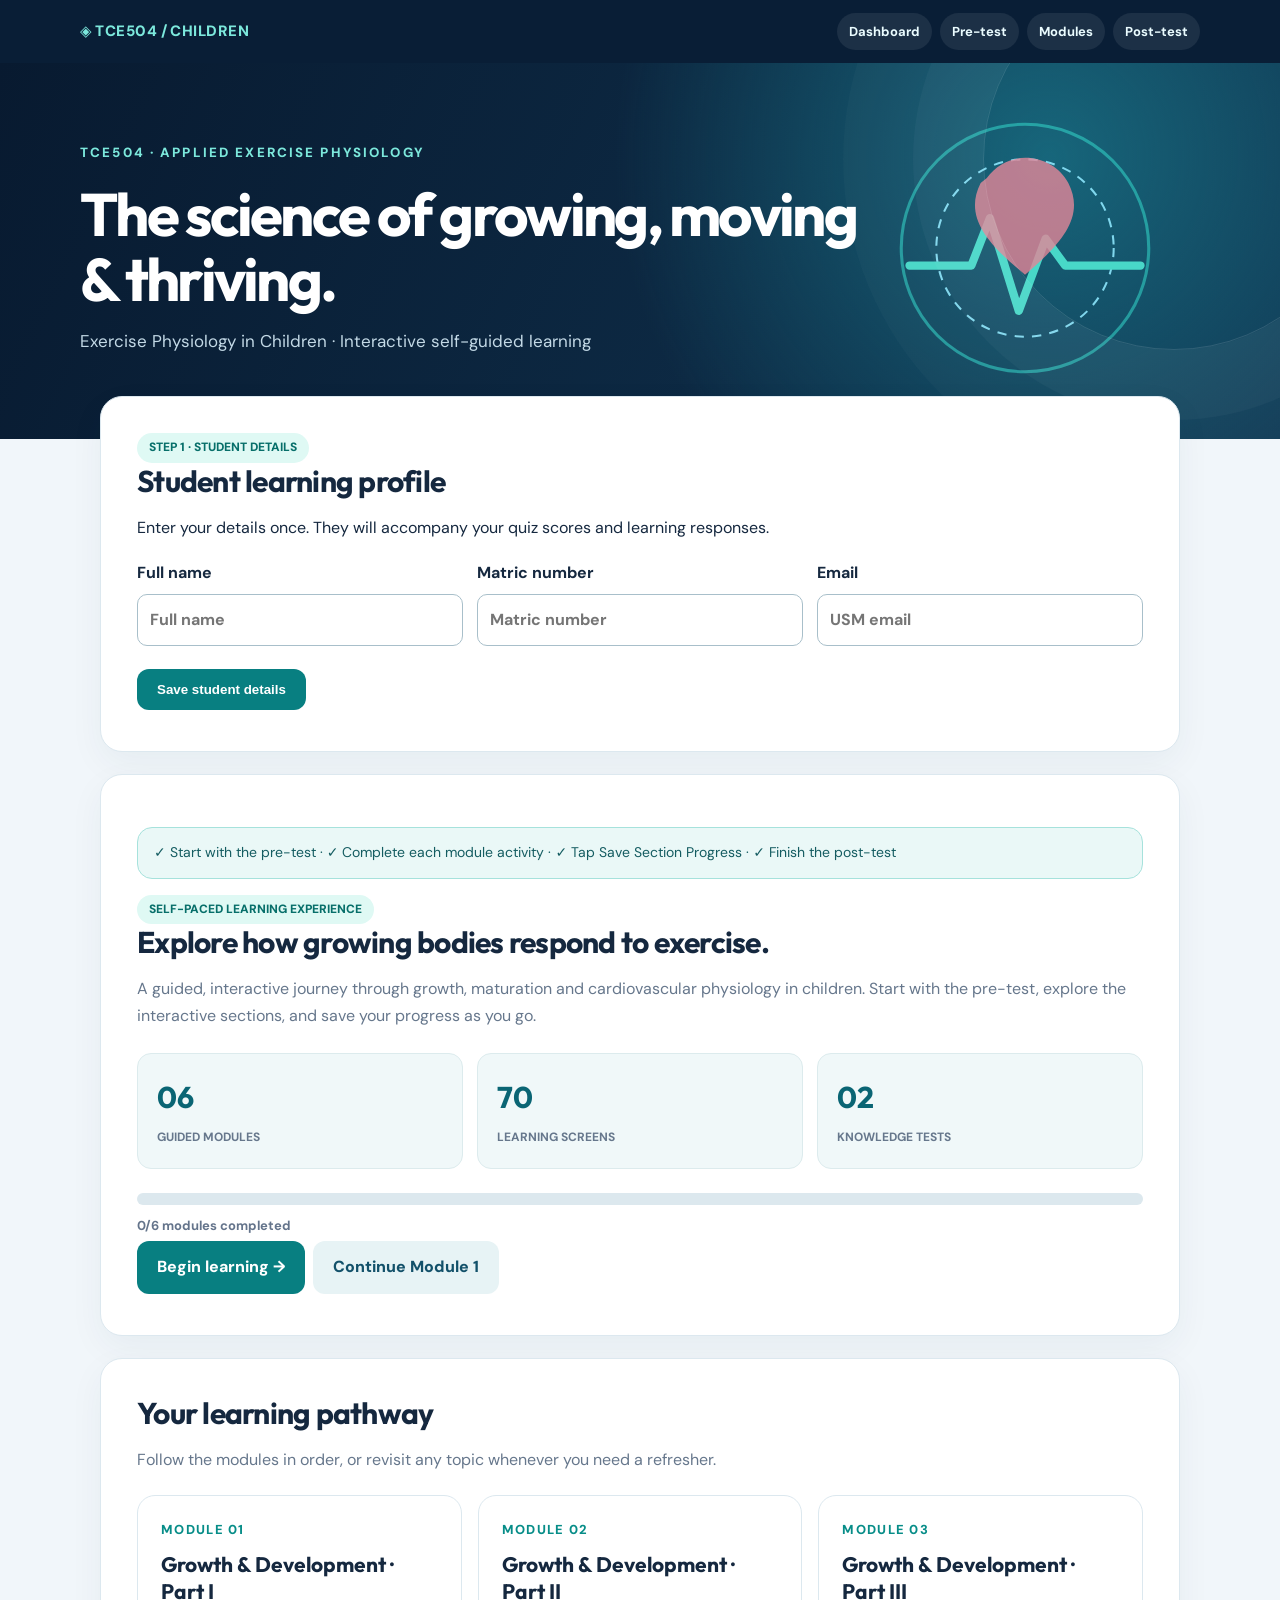
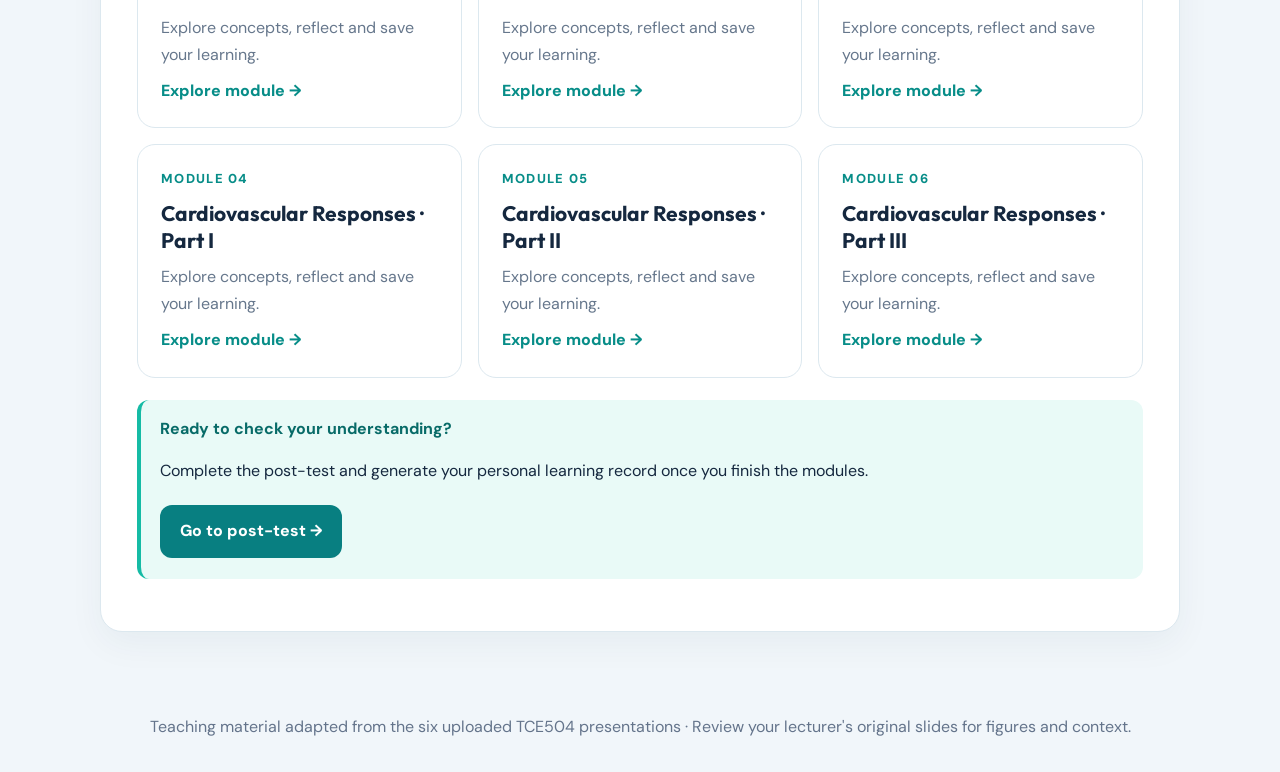
<file: index.html>
<!DOCTYPE html>
<html lang="en"><head><meta charset="utf-8"/><meta content="width=device-width,initial-scale=1" name="viewport"/><title>Learn at your own pace | TCE504</title><link href="style.css" rel="stylesheet"/></head><body><div class="topnav"><a class="brand" href="index.html">◈ TCE504 / CHILDREN</a><div class="toplinks"><a href="index.html">Dashboard</a><a href="pretest.html">Pre-test</a><a href="section-01.html">Modules</a><a href="posttest.html">Post-test</a></div></div><header><svg class="hero-art" viewBox="0 0 320 320" aria-hidden="true"><circle cx="160" cy="160" r="120" fill="none" stroke="#36dfd0" stroke-width="3" opacity=".6"/><circle cx="160" cy="160" r="86" fill="none" stroke="#8fe9ff" stroke-width="2" stroke-dasharray="9 8"/><path d="M48 177h60l18-46 28 90 26-70 19 26h73" stroke="#50ead5" stroke-width="8" fill="none" stroke-linejoin="round" stroke-linecap="round"/><path d="M123 92c22-30 64-23 79 5 18 35-11 62-42 89-32-27-61-54-43-89z" fill="#ff8c9e" opacity=".8"/></svg><small style="color:#bdeaf1">TCE504 · APPLIED EXERCISE PHYSIOLOGY</small><h1>The science of growing, moving &amp; thriving.</h1><div>Exercise Physiology in Children · Interactive self-guided learning</div></header><main class="wrap"><div class="panel" id="student"><span class="pill">STEP 1 · STUDENT DETAILS</span><h2>Student learning profile</h2><p>Enter your details once. They will accompany your quiz scores and learning responses.</p><div class="profilegrid"><label>Full name<input id="name" placeholder="Full name"></label><label>Matric number<input id="matric" placeholder="Matric number"></label><label>Email<input id="email" type="email" placeholder="USM email"></label></div><button class="btn" onclick="alert(setIdentity()?'Student details saved on this device.':'Please complete all three fields.')">Save student details</button></div><div class="panel"><div class="site-note">✓ Start with the pre-test · ✓ Complete each module activity · ✓ Tap Save Section Progress · ✓ Finish the post-test</div><span class="pill">SELF-PACED LEARNING EXPERIENCE</span><h2>Explore how growing bodies respond to exercise.</h2><p class="muted">A guided, interactive journey through growth, maturation and cardiovascular physiology in children. Start with the pre-test, explore the interactive sections, and save your progress as you go.</p><div class="statgrid"><div class="stat"><strong>06</strong><span>GUIDED MODULES</span></div><div class="stat"><strong>70</strong><span>LEARNING SCREENS</span></div><div class="stat"><strong>02</strong><span>KNOWLEDGE TESTS</span></div></div><div class="progress"><div class="bar"></div></div><p class="pct progress-label"></p><a class="btn" href="pretest.html">Begin learning →</a><a class="btn secondary" href="section-01.html">Continue Module 1</a></div><div class="panel"><h2>Your learning pathway</h2><p class="muted">Follow the modules in order, or revisit any topic whenever you need a refresher.</p><div class="modulegrid"><a class="modulecard" href="section-01.html"><span class="number">MODULE 01</span><strong>Growth &amp; Development · Part I</strong><span class="muted">Explore concepts, reflect and save your learning.</span><span class="arrow">Explore module →</span></a><a class="modulecard" href="section-02.html"><span class="number">MODULE 02</span><strong>Growth &amp; Development · Part II</strong><span class="muted">Explore concepts, reflect and save your learning.</span><span class="arrow">Explore module →</span></a><a class="modulecard" href="section-03.html"><span class="number">MODULE 03</span><strong>Growth &amp; Development · Part III</strong><span class="muted">Explore concepts, reflect and save your learning.</span><span class="arrow">Explore module →</span></a><a class="modulecard" href="section-04.html"><span class="number">MODULE 04</span><strong>Cardiovascular Responses · Part I</strong><span class="muted">Explore concepts, reflect and save your learning.</span><span class="arrow">Explore module →</span></a><a class="modulecard" href="section-05.html"><span class="number">MODULE 05</span><strong>Cardiovascular Responses · Part II</strong><span class="muted">Explore concepts, reflect and save your learning.</span><span class="arrow">Explore module →</span></a><a class="modulecard" href="section-06.html"><span class="number">MODULE 06</span><strong>Cardiovascular Responses · Part III</strong><span class="muted">Explore concepts, reflect and save your learning.</span><span class="arrow">Explore module →</span></a></div><div class="insight"><strong>Ready to check your understanding?</strong><p>Complete the post-test and generate your personal learning record once you finish the modules.</p><a class="btn" href="posttest.html">Go to post-test →</a></div></div></main><footer>Teaching material adapted from the six uploaded TCE504 presentations · Review your lecturer's original slides for figures and context.</footer><script src="app.js"></script></body></html>
</file>
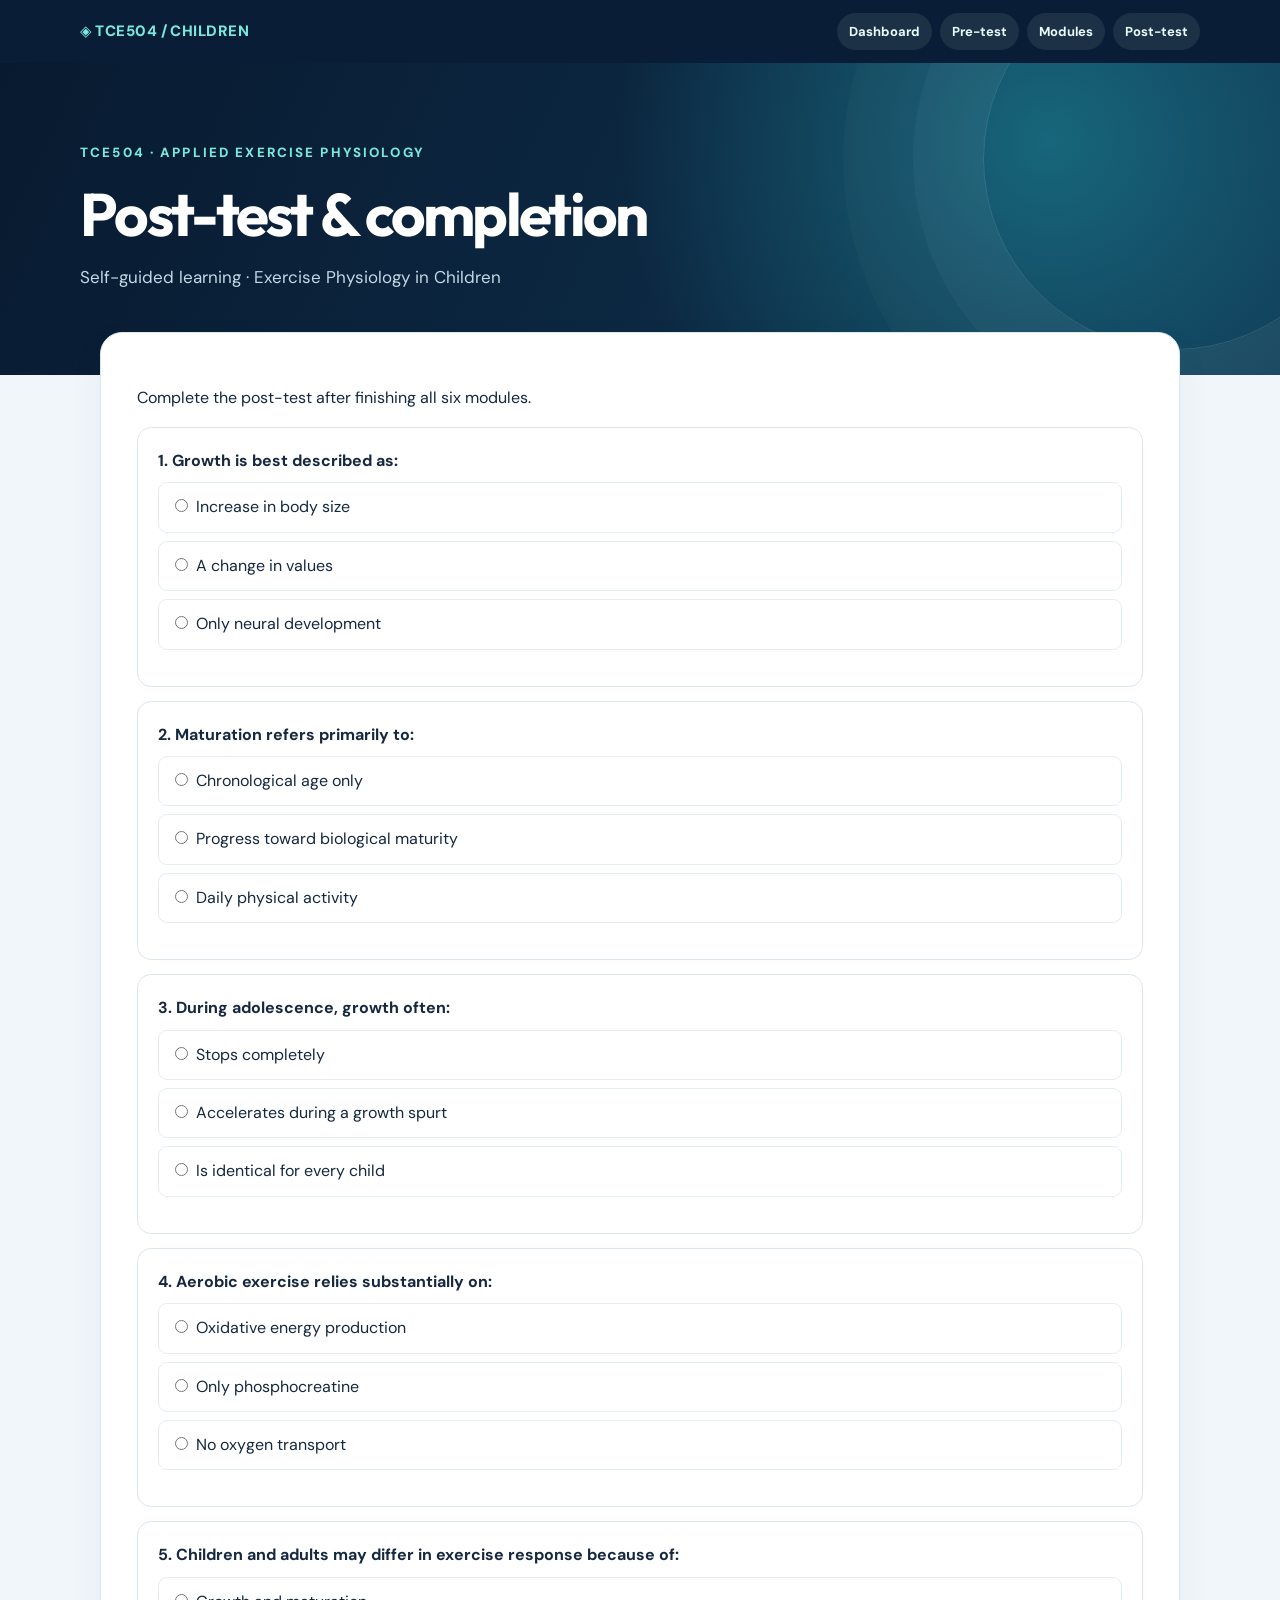
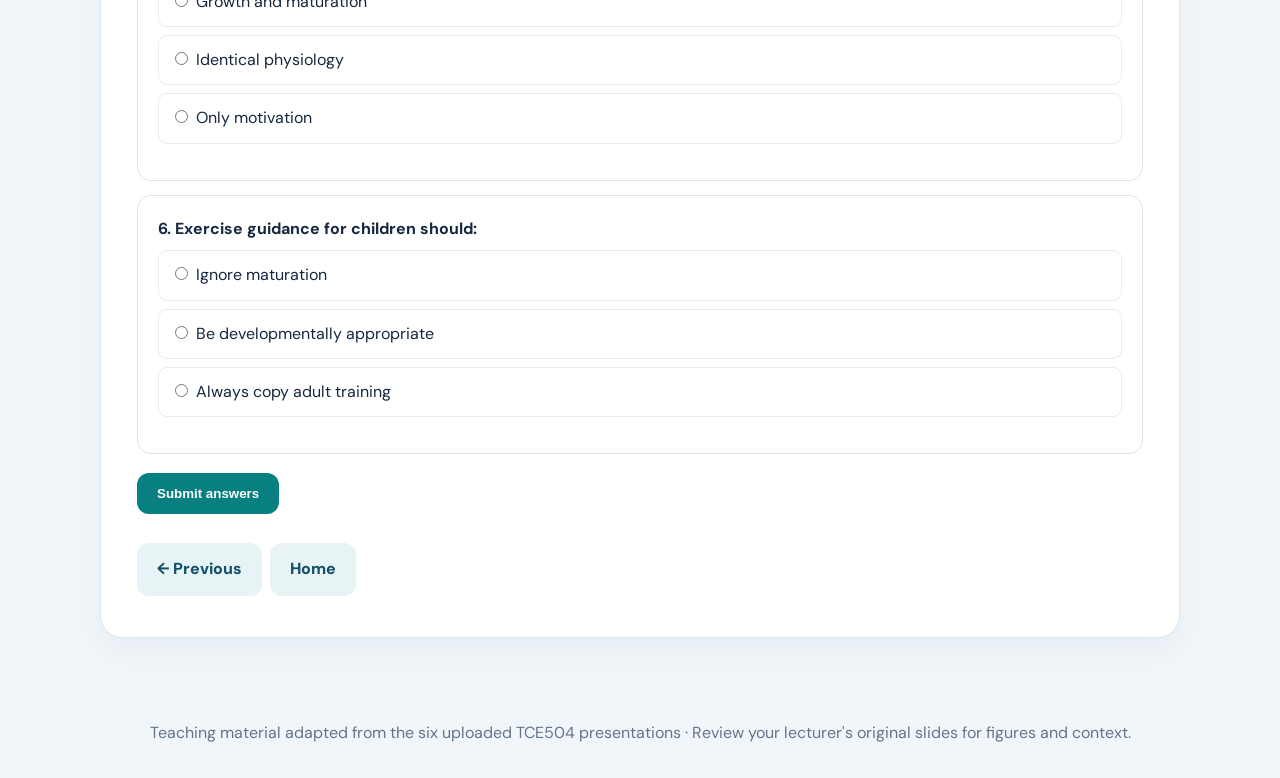
<file: posttest.html>
<!DOCTYPE html>
<html lang="en"><head><meta charset="utf-8"/><meta content="width=device-width,initial-scale=1" name="viewport"/><title>Post-test &amp; completion | TCE504</title><link href="style.css" rel="stylesheet"/></head><body><div class="topnav"><a class="brand" href="index.html">◈ TCE504 / CHILDREN</a><div class="toplinks"><a href="index.html">Dashboard</a><a href="pretest.html">Pre-test</a><a href="section-01.html">Modules</a><a href="posttest.html">Post-test</a></div></div><header><small style="color:#bdeaf1">TCE504 · APPLIED EXERCISE PHYSIOLOGY</small><h1>Post-test &amp; completion</h1><div>Self-guided learning · Exercise Physiology in Children</div></header><main class="wrap"><div class="panel"><p>Complete the post-test after finishing all six modules.</p><div class="question"><strong>1. Growth is best described as:</strong><label><input name="post0" type="radio" value="0"/>Increase in body size</label><label><input name="post0" type="radio" value="1"/>A change in values</label><label><input name="post0" type="radio" value="2"/>Only neural development</label><p aria-live="polite" class="muted" id="postfeedback0"></p></div><div class="question"><strong>2. Maturation refers primarily to:</strong><label><input name="post1" type="radio" value="0"/>Chronological age only</label><label><input name="post1" type="radio" value="1"/>Progress toward biological maturity</label><label><input name="post1" type="radio" value="2"/>Daily physical activity</label><p aria-live="polite" class="muted" id="postfeedback1"></p></div><div class="question"><strong>3. During adolescence, growth often:</strong><label><input name="post2" type="radio" value="0"/>Stops completely</label><label><input name="post2" type="radio" value="1"/>Accelerates during a growth spurt</label><label><input name="post2" type="radio" value="2"/>Is identical for every child</label><p aria-live="polite" class="muted" id="postfeedback2"></p></div><div class="question"><strong>4. Aerobic exercise relies substantially on:</strong><label><input name="post3" type="radio" value="0"/>Oxidative energy production</label><label><input name="post3" type="radio" value="1"/>Only phosphocreatine</label><label><input name="post3" type="radio" value="2"/>No oxygen transport</label><p aria-live="polite" class="muted" id="postfeedback3"></p></div><div class="question"><strong>5. Children and adults may differ in exercise response because of:</strong><label><input name="post4" type="radio" value="0"/>Growth and maturation</label><label><input name="post4" type="radio" value="1"/>Identical physiology</label><label><input name="post4" type="radio" value="2"/>Only motivation</label><p aria-live="polite" class="muted" id="postfeedback4"></p></div><div class="question"><strong>6. Exercise guidance for children should:</strong><label><input name="post5" type="radio" value="0"/>Ignore maturation</label><label><input name="post5" type="radio" value="1"/>Be developmentally appropriate</label><label><input name="post5" type="radio" value="2"/>Always copy adult training</label><p aria-live="polite" class="muted" id="postfeedback5"></p></div><button class="btn" onclick="grade(Q,'post')">Submit answers</button><h3 aria-live="polite" id="postscore"></h3><p id="quizStatus" aria-live="polite"></p><div hidden="" id="certificate"><h2>Your learning record</h2><p>This is a self-reported learning record, not a verified certificate of course completion.</p><label>Student name <input id="studentname" placeholder="Your name" style="padding:10px"/></label><p><button class="btn" onclick="record()">Download learning record</button></p></div><a class="btn secondary" href="section-06.html">← Previous</a><a class="btn secondary" href="index.html">Home</a></div><script>const Q=[{"answer": 0, "explain": "Growth refers to quantitative increases in body size."}, {"answer": 1, "explain": "Maturation describes progress toward the mature biological state."}, {"answer": 1, "explain": "Pubertal growth spurts vary in timing and tempo."}, {"answer": 0, "explain": "Aerobic metabolism uses oxidative pathways."}, {"answer": 0, "explain": "Developmental physiology influences exercise responses."}, {"answer": 1, "explain": "Exercise prescription should consider age, growth, maturity and individual ability."}];</script></main><footer>Teaching material adapted from the six uploaded TCE504 presentations · Review your lecturer's original slides for figures and context.</footer><script src="app.js"></script></body></html>
</file>
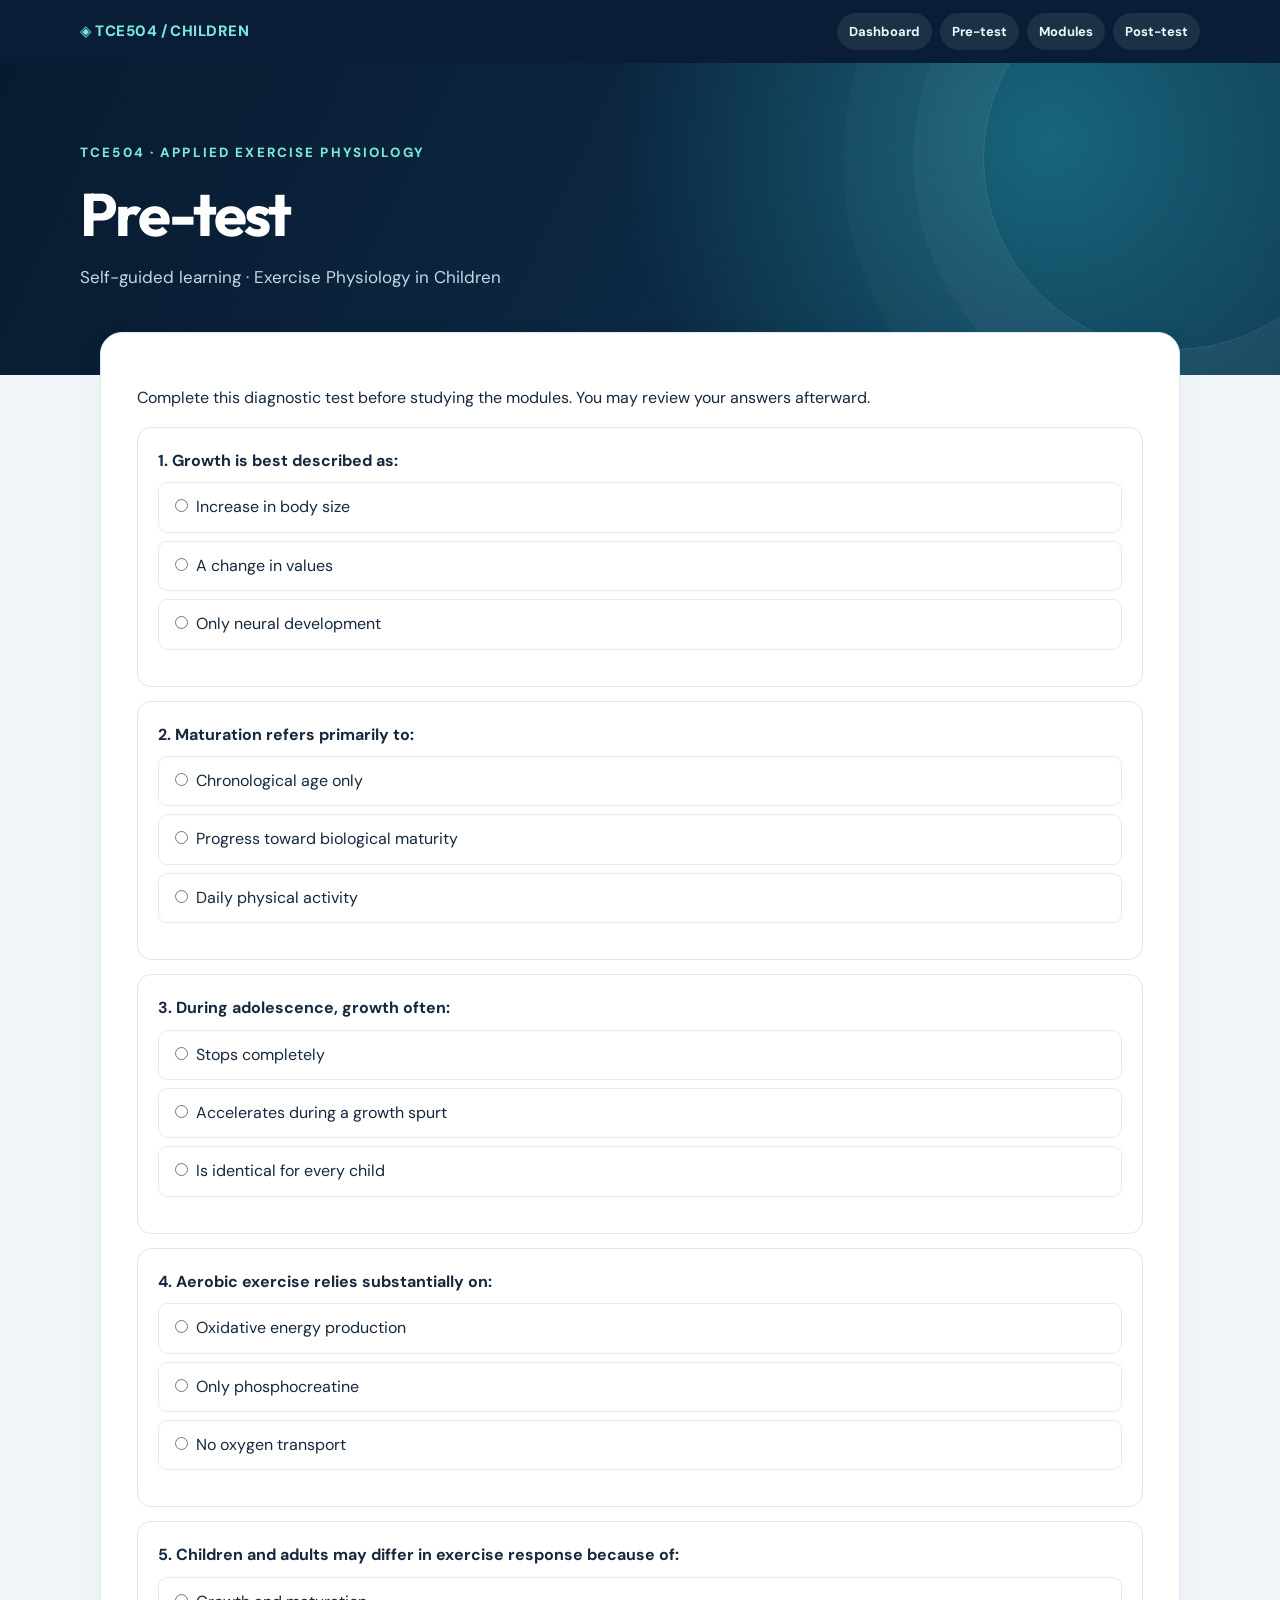
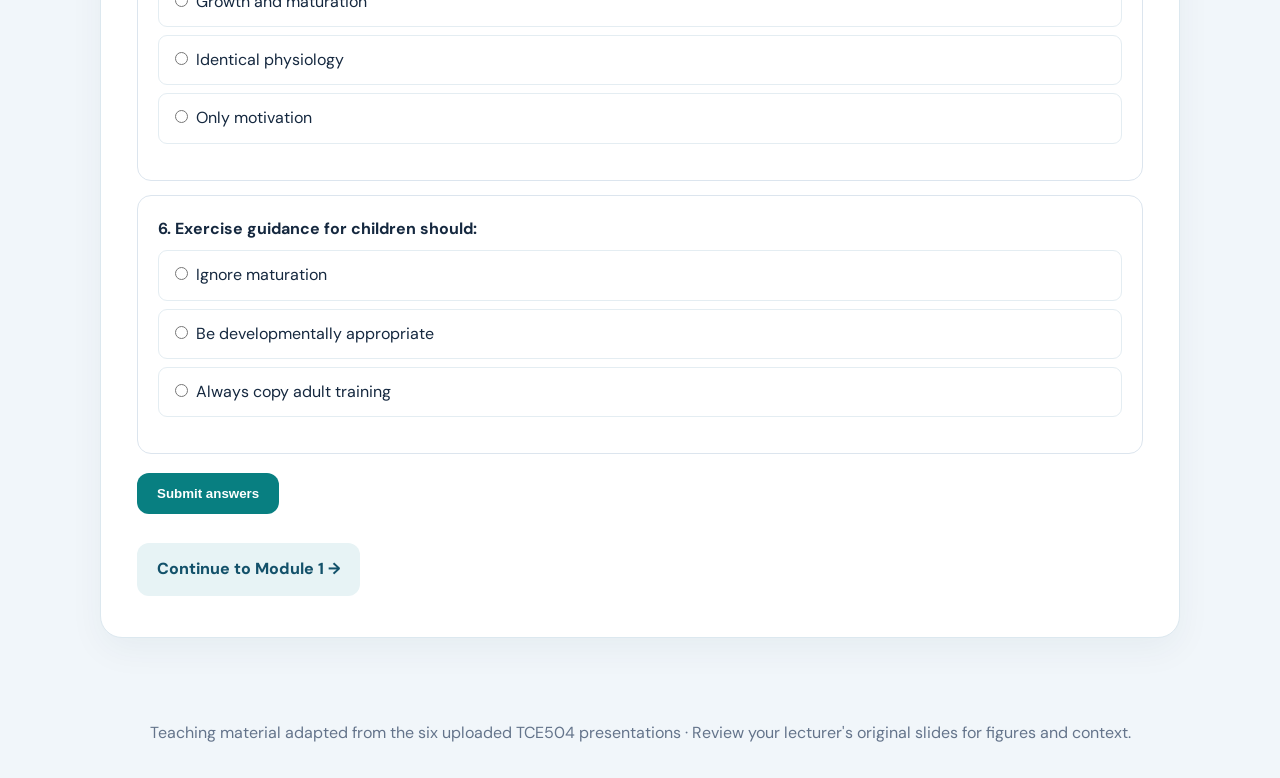
<file: pretest.html>
<!DOCTYPE html>
<html lang="en"><head><meta charset="utf-8"/><meta content="width=device-width,initial-scale=1" name="viewport"/><title>Pre-test | TCE504</title><link href="style.css" rel="stylesheet"/></head><body><div class="topnav"><a class="brand" href="index.html">◈ TCE504 / CHILDREN</a><div class="toplinks"><a href="index.html">Dashboard</a><a href="pretest.html">Pre-test</a><a href="section-01.html">Modules</a><a href="posttest.html">Post-test</a></div></div><header><small style="color:#bdeaf1">TCE504 · APPLIED EXERCISE PHYSIOLOGY</small><h1>Pre-test</h1><div>Self-guided learning · Exercise Physiology in Children</div></header><main class="wrap"><div class="panel"><p>Complete this diagnostic test before studying the modules. You may review your answers afterward.</p><div class="question"><strong>1. Growth is best described as:</strong><label><input name="pre0" type="radio" value="0"/>Increase in body size</label><label><input name="pre0" type="radio" value="1"/>A change in values</label><label><input name="pre0" type="radio" value="2"/>Only neural development</label><p aria-live="polite" class="muted" id="prefeedback0"></p></div><div class="question"><strong>2. Maturation refers primarily to:</strong><label><input name="pre1" type="radio" value="0"/>Chronological age only</label><label><input name="pre1" type="radio" value="1"/>Progress toward biological maturity</label><label><input name="pre1" type="radio" value="2"/>Daily physical activity</label><p aria-live="polite" class="muted" id="prefeedback1"></p></div><div class="question"><strong>3. During adolescence, growth often:</strong><label><input name="pre2" type="radio" value="0"/>Stops completely</label><label><input name="pre2" type="radio" value="1"/>Accelerates during a growth spurt</label><label><input name="pre2" type="radio" value="2"/>Is identical for every child</label><p aria-live="polite" class="muted" id="prefeedback2"></p></div><div class="question"><strong>4. Aerobic exercise relies substantially on:</strong><label><input name="pre3" type="radio" value="0"/>Oxidative energy production</label><label><input name="pre3" type="radio" value="1"/>Only phosphocreatine</label><label><input name="pre3" type="radio" value="2"/>No oxygen transport</label><p aria-live="polite" class="muted" id="prefeedback3"></p></div><div class="question"><strong>5. Children and adults may differ in exercise response because of:</strong><label><input name="pre4" type="radio" value="0"/>Growth and maturation</label><label><input name="pre4" type="radio" value="1"/>Identical physiology</label><label><input name="pre4" type="radio" value="2"/>Only motivation</label><p aria-live="polite" class="muted" id="prefeedback4"></p></div><div class="question"><strong>6. Exercise guidance for children should:</strong><label><input name="pre5" type="radio" value="0"/>Ignore maturation</label><label><input name="pre5" type="radio" value="1"/>Be developmentally appropriate</label><label><input name="pre5" type="radio" value="2"/>Always copy adult training</label><p aria-live="polite" class="muted" id="prefeedback5"></p></div><button class="btn" onclick="grade(Q,'pre')">Submit answers</button><h3 aria-live="polite" id="prescore"></h3><p id="quizStatus" aria-live="polite"></p><a class="btn secondary" href="section-01.html">Continue to Module 1 →</a></div><script>const Q=[{"answer": 0, "explain": "Growth refers to quantitative increases in body size."}, {"answer": 1, "explain": "Maturation describes progress toward the mature biological state."}, {"answer": 1, "explain": "Pubertal growth spurts vary in timing and tempo."}, {"answer": 0, "explain": "Aerobic metabolism uses oxidative pathways."}, {"answer": 0, "explain": "Developmental physiology influences exercise responses."}, {"answer": 1, "explain": "Exercise prescription should consider age, growth, maturity and individual ability."}];</script></main><footer>Teaching material adapted from the six uploaded TCE504 presentations · Review your lecturer's original slides for figures and context.</footer><script src="app.js"></script></body></html>
</file>
<file: style.css>
@import url('https://fonts.googleapis.com/css2?family=DM+Sans:wght@400;500;600;700;800&family=Outfit:wght@400;500;600;700;800&display=swap');
:root{--navy:#081a30;--teal:#12c7b0;--ink:#15283f;--muted:#66778c;--line:#dce8ef}*{box-sizing:border-box}html{scroll-behavior:smooth}body{margin:0;background:#f1f6fa;color:var(--ink);font-family:'DM Sans',system-ui,sans-serif;line-height:1.65}header{background:radial-gradient(circle at 82% 25%,#17667b 0%,transparent 40%),linear-gradient(115deg,#081a30,#103451);color:white;padding:76px max(24px,calc((100vw - 1120px)/2)) 84px;position:relative;overflow:hidden}header:after{content:'';position:absolute;right:-85px;top:-95px;width:380px;height:380px;border:1px solid #ffffff20;border-radius:50%;box-shadow:0 0 0 70px #ffffff08,0 0 0 140px #ffffff05;pointer-events:none}header small{color:#7ce8dc!important;letter-spacing:.16em;font-weight:800;text-transform:uppercase}header h1{font-family:Outfit,system-ui;font-size:clamp(34px,5vw,60px);letter-spacing:-.045em;line-height:1.08;margin:16px 0;max-width:780px}header div{color:#c3d9e6;font-size:17px}.wrap{max-width:1120px;margin:-43px auto 50px;padding:0 20px;position:relative;z-index:2}.panel{background:#fff;border:1px solid var(--line);border-radius:22px;padding:clamp(20px,3vw,36px);margin-bottom:22px;box-shadow:0 12px 35px #15354b0d}.panel h2{font-family:Outfit;font-size:clamp(23px,3vw,30px);line-height:1.2;letter-spacing:-.025em;margin:0 0 14px}.muted,small{color:var(--muted)}.btn{background:#087f81;color:white;padding:13px 20px;border:0;border-radius:12px;cursor:pointer;text-decoration:none;display:inline-flex;align-items:center;justify-content:center;font-weight:800;margin:5px 8px 5px 0;transition:transform .2s,box-shadow .2s}.btn:hover{transform:translateY(-2px);box-shadow:0 8px 20px #087f8130}.btn.secondary{background:#e7f3f5;color:#13516a}.btn:focus-visible,a:focus-visible,button:focus-visible{outline:3px solid #e8a43a;outline-offset:3px}nav{display:flex;justify-content:space-between;gap:10px;flex-wrap:wrap}.progress{background:#dce8ee;height:12px;border-radius:20px;overflow:hidden}.bar{height:100%;background:linear-gradient(90deg,#08a59b,#2eddb5);transition:width .4s}.slide{border:1px solid #d9e8ee;border-left:5px solid #0caa9e;padding:clamp(18px,3vw,32px);margin:18px 0;background:linear-gradient(145deg,#f7fcfc,#fff);border-radius:16px;min-height:190px}.slide h3{font-family:Outfit;font-size:24px;line-height:1.25;margin:0 0 16px}.slide p{margin:12px 0;line-height:1.75}.question{padding:20px;border:1px solid #dce5ee;border-radius:14px;margin:14px 0}.question label{display:block;margin:8px 0;padding:11px;border:1px solid #e4edf2;border-radius:9px;cursor:pointer}.question label:hover{background:#edf7f8}input[type=radio]{margin-right:8px}footer{text-align:center;padding:32px;color:#64748b}.topnav{background:#071a2d;color:#d6f0f1;display:flex;align-items:center;justify-content:space-between;gap:14px;padding:13px max(20px,calc((100vw - 1120px)/2));flex-wrap:wrap}.topnav a{color:#d6f0f1;text-decoration:none;font-weight:700;font-size:13px}.topnav a:hover{color:#3ce4c6}.brand{color:#7ce8dc!important;font-size:15px!important;letter-spacing:.04em}.toplinks{display:flex;gap:19px;flex-wrap:wrap}.hero-kicker{display:inline-flex;align-items:center;gap:8px;color:#89eee0;font-weight:800;font-size:13px;letter-spacing:.12em;text-transform:uppercase}.hero-kicker:before{content:'';width:9px;height:9px;background:#3de7c3;border-radius:50%}.statgrid{display:grid;grid-template-columns:repeat(3,1fr);gap:14px;margin:24px 0}.stat{padding:19px;background:#f0f8f9;border-radius:14px;border:1px solid #dcebed}.stat strong{display:block;font-family:Outfit;font-size:30px;color:#0a6574}.stat span{color:#66778c;font-size:12px;font-weight:700}.modulegrid{display:grid;grid-template-columns:repeat(3,minmax(0,1fr));gap:16px;margin:22px 0}.modulecard{display:flex;flex-direction:column;gap:10px;border:1px solid #dce8ef;border-radius:18px;padding:23px;text-decoration:none;color:inherit;background:#fff;transition:transform .2s,border-color .2s,box-shadow .2s}.modulecard:hover{transform:translateY(-4px);border-color:#21b9ac;box-shadow:0 12px 28px #0c5c6e18}.modulecard .number{color:#078d88;font-size:13px;font-weight:800;letter-spacing:.1em}.modulecard strong{font-family:Outfit;font-size:21px;line-height:1.3}.modulecard .arrow{margin-top:auto;color:#078d88;font-weight:800}.pill{display:inline-block;background:#dff9f4;color:#076f6a;border-radius:100px;padding:5px 12px;font-size:12px;font-weight:800}.frame-toolbar{display:flex;align-items:center;justify-content:space-between;gap:10px;flex-wrap:wrap;background:#0b263d;color:white;padding:15px 18px;border-radius:14px;margin:22px 0}.frame-toolbar button{border:1px solid #ffffff55;border-radius:10px;background:#ffffff16;color:white;padding:10px 15px;cursor:pointer;font-weight:800}.frame-toolbar button:disabled{opacity:.35;cursor:not-allowed}.frame-counter{font-weight:800;color:#79e5d7}.frame-mode .slide{display:none}.frame-mode .slide.active{display:block;animation:rise .25s ease}.frame-mode .slide h3:before{content:'LEARNING FRAME';display:block;font:800 11px 'DM Sans';letter-spacing:.13em;color:#0a988e;margin-bottom:13px}@keyframes rise{from{opacity:.2;transform:translateY(9px)}to{opacity:1;transform:none}}.insight{background:#e9faf7;border-left:4px solid #15bba5;border-radius:12px;padding:16px 19px;margin:16px 0}.insight strong{color:#086b68}.jump{display:flex;gap:8px;align-items:center;flex-wrap:wrap}.jump select{padding:10px;border:1px solid #cddde6;border-radius:9px;max-width:200px}.completion{display:flex;justify-content:space-between;gap:12px;align-items:center;flex-wrap:wrap}.progress-label{font-size:13px;color:#64748b;font-weight:700;margin:10px 0 0}@media(max-width:800px){.modulegrid{grid-template-columns:repeat(2,minmax(0,1fr))}.statgrid{grid-template-columns:repeat(3,1fr)}header{padding-top:55px;padding-bottom:77px}}@media(max-width:560px){.modulegrid{grid-template-columns:1fr}.statgrid{gap:7px}.stat{padding:12px}.stat strong{font-size:23px}.toplinks{gap:12px}.wrap{padding:0 12px}.panel{padding:20px}.slide{padding:18px}}

.profilegrid{display:grid;grid-template-columns:repeat(auto-fit,minmax(180px,1fr));gap:14px;margin:18px 0}.profilegrid label{font-weight:700}.profilegrid input,.activity textarea{display:block;width:100%;padding:12px;border:1px solid #a8bfca;border-radius:10px;margin-top:8px;font:inherit}.activity{background:#f0f9fa;border:1px solid #a5d7dc}.activity textarea{min-height:90px;margin-bottom:12px}

/* Enhanced factual learning and source visuals */
.fact-zone{margin:24px 0;padding:24px;border:1px solid #d5e5ed;border-radius:20px;background:linear-gradient(160deg,#f1fafc,#fff)}.fact-zone h2{margin:12px 0 18px}.fact-grid{display:grid;grid-template-columns:repeat(2,minmax(0,1fr));gap:14px}.fact-tile{padding:17px;border-radius:14px;background:white;border-left:5px solid #138e98;box-shadow:0 4px 15px #0b33440b}.fact-tile p{line-height:1.65}.visual-gallery{display:grid;grid-template-columns:repeat(auto-fit,minmax(220px,1fr));gap:14px}.science-figure{margin:0;padding:9px;border-radius:14px;background:white;border:1px solid #dbe6eb}.science-figure img{width:100%;height:230px;object-fit:contain;border-radius:8px}.science-figure figcaption{font-size:12px;color:#60727e;line-height:1.5;padding:8px 3px}.slide{line-height:1.7}@media(max-width:650px){.fact-grid{grid-template-columns:1fr}.fact-zone{padding:15px}}

/* Mobile-first polish */
.topnav{display:flex;align-items:center;justify-content:space-between;gap:16px;padding:13px max(18px,calc((100vw - 1120px)/2));background:#091e36;color:#fff;flex-wrap:wrap}.topnav a{color:#eafcff;text-decoration:none}.topnav .brand{font-weight:800;letter-spacing:.03em}.toplinks{display:flex;gap:8px;flex-wrap:wrap}.toplinks a{font-size:13px;padding:8px 12px;border-radius:999px;background:#ffffff14}.toplinks a:hover{background:#ffffff2c}input,textarea,select{max-width:100%;font:inherit}button,.btn{cursor:pointer}a.btn{text-decoration:none;display:inline-flex;align-items:center;justify-content:center;gap:8px} .hero-art{position:absolute;right:7%;top:20px;width:min(33%,330px);opacity:.88;pointer-events:none}header{min-height:250px}header h1,header>div,header>small{position:relative;z-index:1} .modulecard{transition:transform .2s,box-shadow .2s}.modulecard:hover{transform:translateY(-3px);box-shadow:0 14px 28px #092a421a} .section-illustration{width:100%;max-height:320px;object-fit:contain;background:#f2f8fb;border-radius:16px;padding:10px} .fact-zone{border-radius:20px} .site-note{background:#eaf8f7;border:1px solid #a6e2dc;border-radius:15px;padding:13px 16px;color:#145c61;font-size:14px;margin:16px 0}
@media(max-width:680px){.topnav{padding:12px 16px}.topnav .brand{font-size:15px}.toplinks{width:100%;display:grid;grid-template-columns:repeat(4,minmax(0,1fr));gap:5px}.toplinks a{font-size:11px;text-align:center;padding:9px 3px}.topnav a{white-space:nowrap}header{padding:45px 20px 76px;min-height:260px}header h1{font-size:clamp(33px,9vw,48px);line-height:1.13}header div{font-size:15px}.wrap{margin:-36px auto 32px;padding:0 13px}.panel{border-radius:18px;padding:21px 17px}.profilegrid,.statgrid,.modulegrid,.fact-grid{grid-template-columns:1fr!important}.profilegrid label{display:block;width:100%}.profilegrid input{display:block;width:100%;margin-top:5px}.statgrid{grid-template-columns:repeat(3,minmax(0,1fr))!important}.stat{padding:12px 6px!important}.stat strong{font-size:25px!important}.stat span{font-size:10px!important;overflow-wrap:anywhere}.btn{max-width:100%;margin:4px 0}.hero-art{right:-35px;top:25px;width:55%;opacity:.2} .toplinks a{border:1px solid #ffffff18}}
</file>
